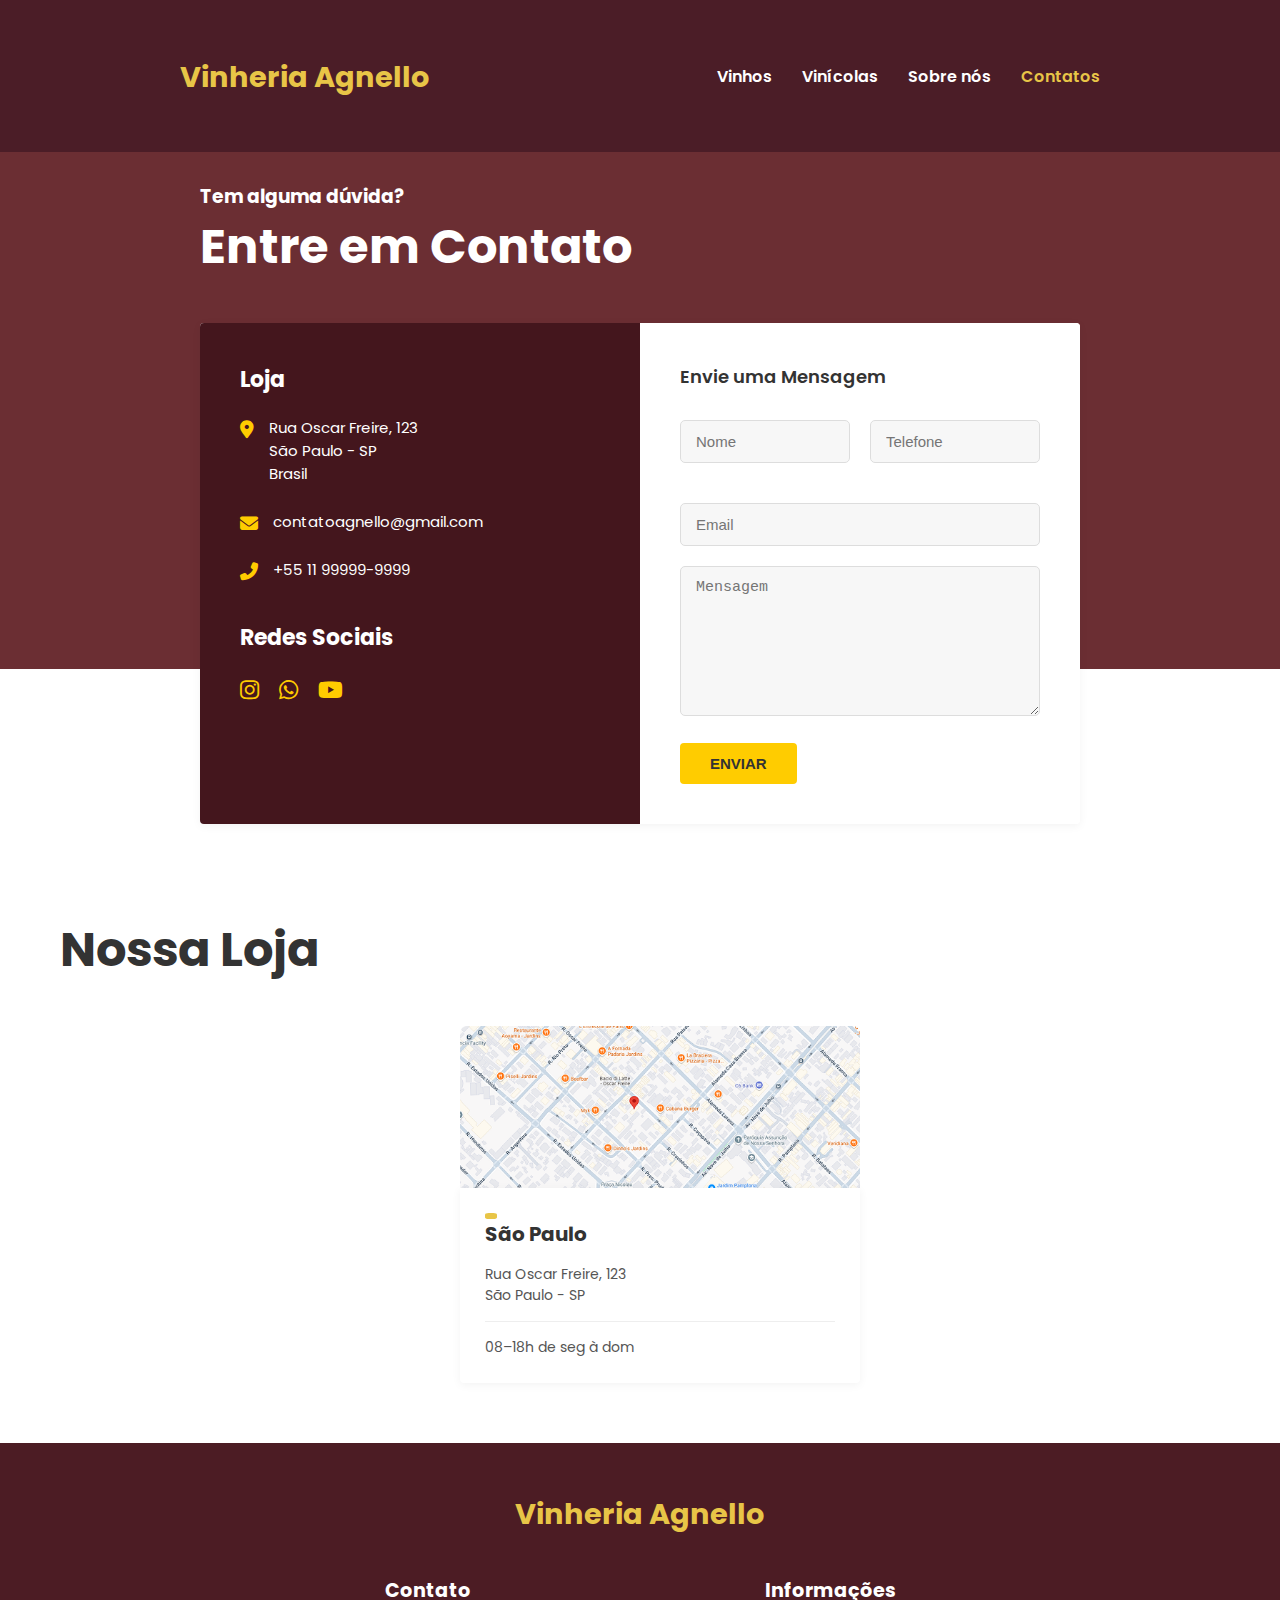
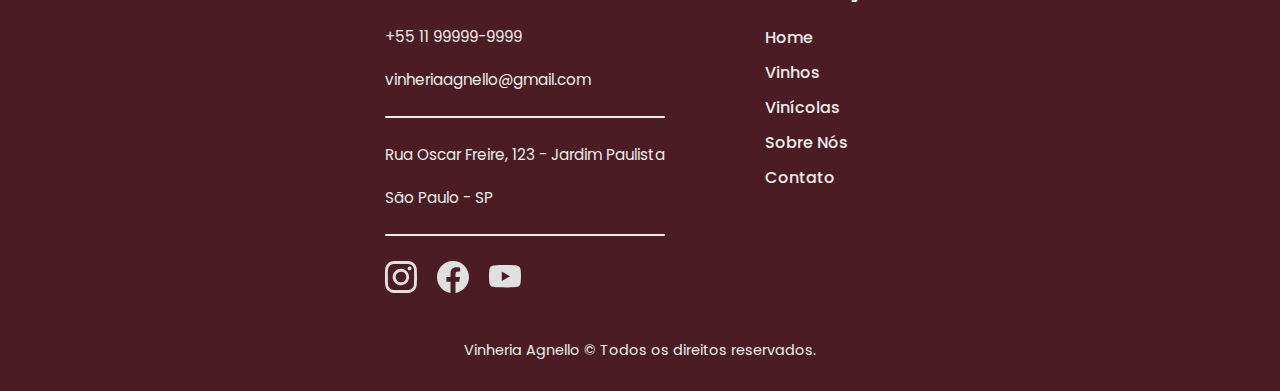
<file: src/pages/contatos.html>
<!DOCTYPE html>
<html lang="pt-br">

<head>
    <meta charset="UTF-8">
    <meta name="viewport" content="width=device-width, initial-scale=1.0">
    <meta name="keywords" content="vinhos, vinheria, tradição, elegância, rótulos, Vinheria Agnello, vinhos refinados">
    <meta name="description" content="Tem alguma dúvida? Quer entrar em contato, aqui poderá falar conósco.">
    <title>Contatos - Vinheria Agnello</title>
    <link rel="stylesheet" href="../css/pages_css/contatos.css">
    <link rel="stylesheet" href="../css/todos.css">
    <link rel="stylesheet" href="https://cdnjs.cloudflare.com/ajax/libs/font-awesome/6.5.0/css/all.min.css">
    <link href="https://fonts.googleapis.com/css2?family=Inter:wght@300;400;500;600;700&display=swap" rel="stylesheet">
</head>

<body>
  <header class="header">
    <h1 class="logo"><a href="../../index.html">Vinheria Agnello</a></h1>
    <nav class="main-nav" aria-label="Navegação principal">
      <ul class="nav-list">
        <li><a href="vinhos.html">Vinhos</a></li>
        <li><a href="vinicolas.html">Vinícolas</a></li>
        <li><a href="sobre_nos.html">Sobre nós</a></li>
        <li><a href="contatos.html" id="selected">Contatos</a></li>
      </ul>
    </nav>
  </header>
  <main class="content">
    <section class="contato-section">
      <div class="container">
        <span class="background"></span>
        <h3 class="contato-subtitle">Tem alguma dúvida?</h3>
        <h2 class="contato-title">Entre em Contato</h2>

        <div class="contato-grid">
          <div class="contato-info">
            <h3>Loja</h3>
            <div class="info-item">
              <i class="fas fa-map-marker-alt"></i>
              <div>
                <p>Rua Oscar Freire, 123<br>São Paulo - SP<br>Brasil</p>
              </div>
            </div>
            <div class="info-item">
              <i class="fas fa-envelope"></i>
              <div>
                <p>contatoagnello@gmail.com</p>
              </div>
            </div>
            <div class="info-item">
              <i class="fas fa-phone-alt"></i>
              <div>
                <p>+55 11 99999-9999</p>
              </div>
            </div>
            <div class="social-media">
              <h3>Redes Sociais</h3>
              <div class="social-icons">
                <a href="#"><i class="fab fa-instagram"></i></a>
                <a href="#"><i class="fab fa-whatsapp"></i></a>
                <a href="#"><i class="fab fa-youtube"></i></a>
              </div>
            </div>
          </div>

          <div class="contato-form">
            <h2>Envie uma Mensagem</h2>
            <form>
              <div class="form-row">
                <div class="form-group">
                  <input type="text" placeholder="Nome" required>
                </div>
                <div class="form-group">
                  <input type="text" placeholder="Telefone">
                </div>
              </div>
              <div class="form-group">
                <input type="email" placeholder="Email" required>
              </div>
              <div class="form-group">
                <textarea placeholder="Mensagem" rows="5" required></textarea>
              </div>
              <button type="submit" class="btn-submit">Enviar</button>
            </form>
          </div>
        </div>
      </div>
    </section>

    <section class="location-section">
      <div class="container">
        <h2>Nossa Loja</h2>
        <div class="location-container">
          <div class="map-container">
            <img src="../assets/imgs/imagens_godoy/endereco1.png" alt="Localização da loja em São Paulo">
          </div>
          <div class="location-info">
            <div class="detail"></div>

            <h3>São Paulo</h3>
            <p>Rua Oscar Freire, 123<br>São Paulo - SP</p>
            <p>08–18h de seg à dom</p>
          </div>
        </div>
      </div>
    </section>
  </main>

  <footer class="footer">
    <h1 class="footer-logo">Vinheria Agnello</h1>

    <div class="footer-content">
      <section class="footer-section contato">
        <h2>Contato</h2>
        <span>+55 11 99999-9999</span>
        <span>vinheriaagnello@gmail.com</span>

        <div class="divider"></div>

        <span>Rua Oscar Freire, 123 - Jardim Paulista</span>
        <span>São Paulo - SP</span>

        <div class="divider"></div>

        <nav class="social-nav" aria-label="Redes Sociais">
          <ul class="social-list">
            <li><a href="#"><img src="../assets/imgs/logos/instagram.svg" alt="Instagram" /></a></li>
            <li><a href="#"><img src="../assets/imgs/logos/facebook.svg" alt="Facebook" /></a></li>
            <li><a href="#"><img src="../assets/imgs/logos/youtube.svg" alt="YouTube" /></a></li>
          </ul>
        </nav>
      </section>

      <section class="footer-section infos">
        <h2>Informações</h2>
        <nav class="main-nav" aria-label="Navegação principal">
          <ul class="nav-list">
            <li><a href="../../index.html">Home</a></li>
            <li><a href="vinhos.html">Vinhos</a></li>
            <li><a href="vinicolas.html">Vinícolas</a></li>
            <li><a href="sobre_nos.html">Sobre Nós</a></li>
            <li><a href="contatos.html">Contato</a></li>
          </ul>
        </nav>
      </section>
    </div>

    <div class="copyright">
      <span>Vinheria Agnello © Todos os direitos reservados.</span>
    </div>
  </footer>    
</body>

</html>
</file>
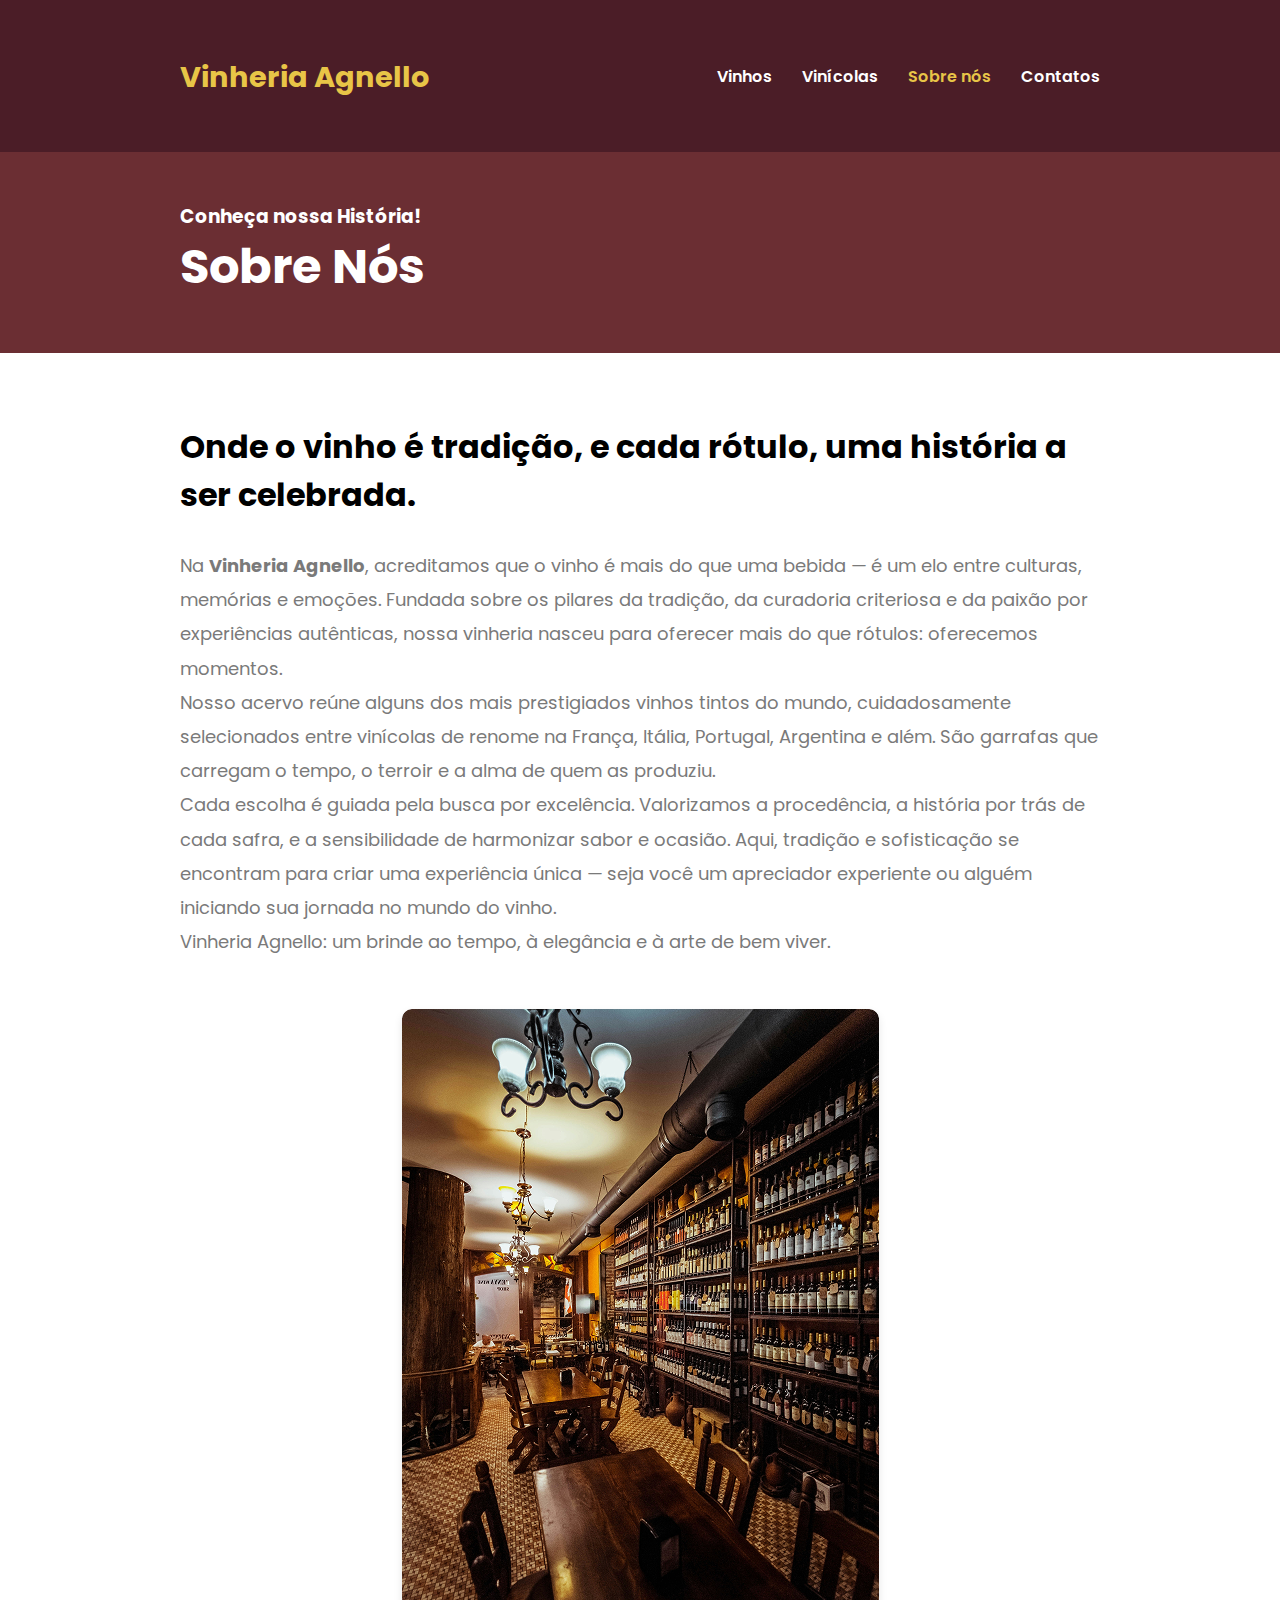
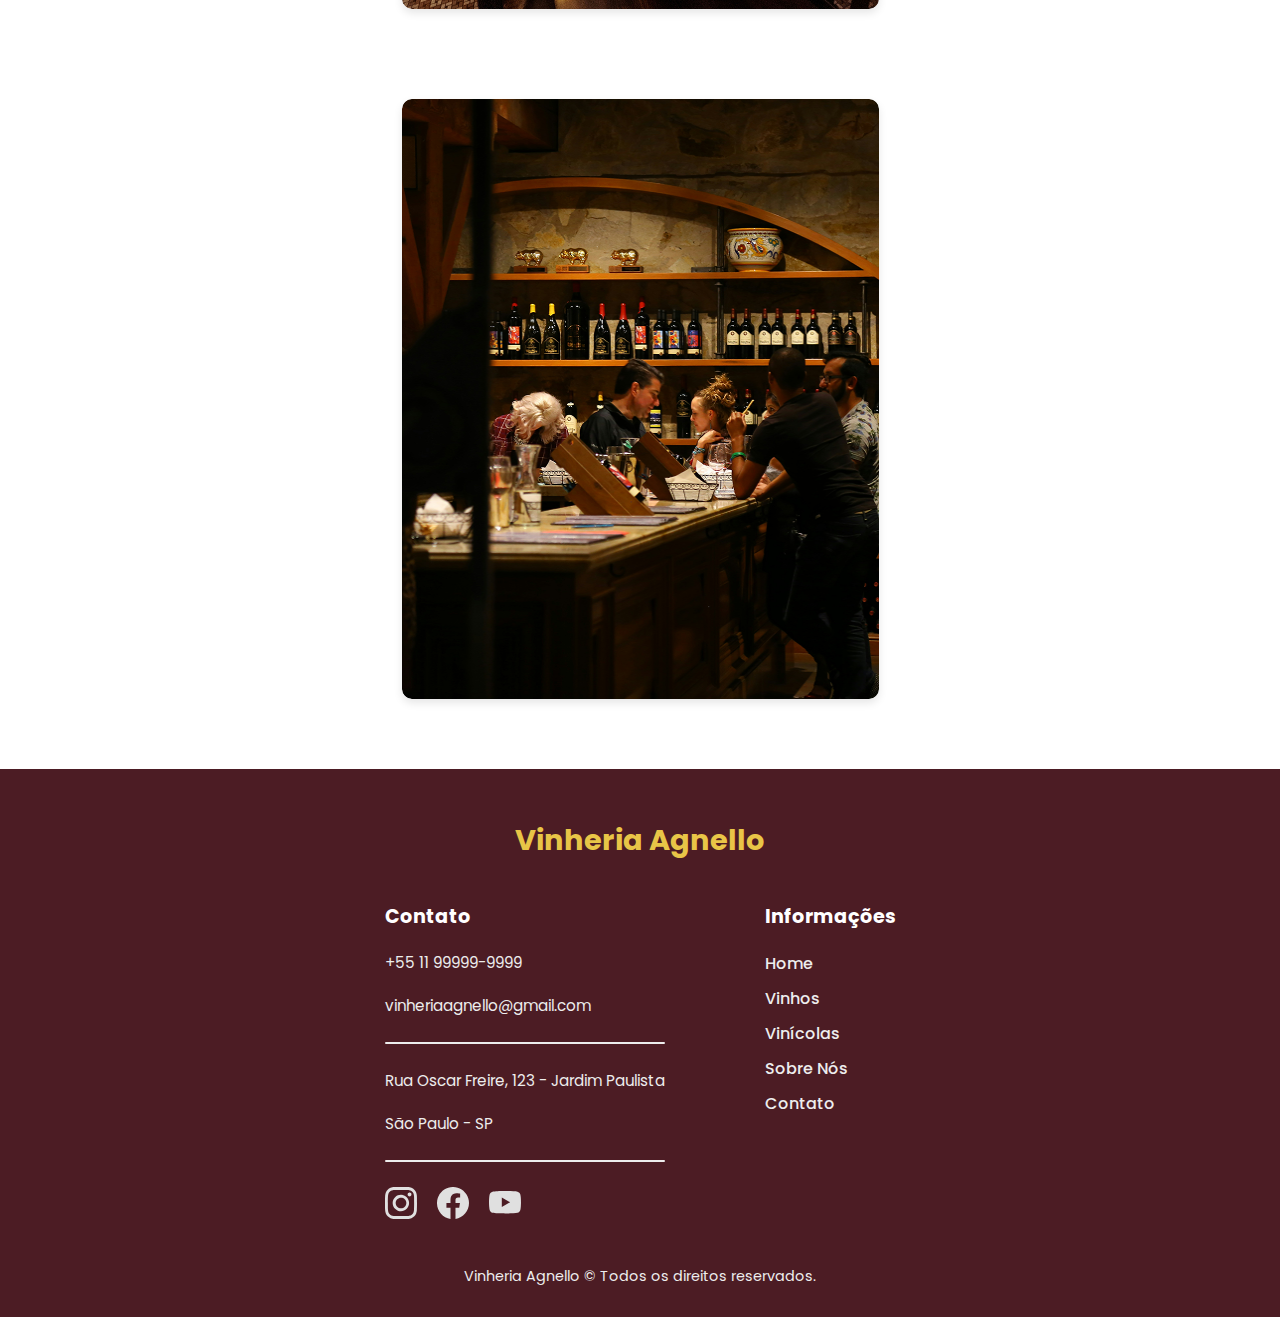
<file: src/pages/sobre_nos.html>
<!DOCTYPE html>
<html lang="pt-br">
<head>
    <meta charset="UTF-8">
    <meta name="viewport" content="width=device-width, initial-scale=1.0">
    <meta name="keywords" content="vinhos, vinheria, tradição, elegância, rótulos, Vinheria Agnello, vinhos refinados">
    <meta name="description" content="Onde o vinho é tradição, e cada rótulo, uma história a ser celebrada. Na Vinheria Agnello, 
        cada garrafa é uma viagem sensorial por culturas, terroirs e momentos inesquecíveis.">
    <title>Sobre nós</title>
    <link rel="stylesheet" href="../css/pages_css/sobre_nos.css">
    <link rel="stylesheet" href="../css/todos.css">
</head>
<body>

    <header class="header">
      <h1 class="logo"><a href="../../index.html">Vinheria Agnello</a></h1>
        <nav class="main-nav" aria-label="Navegação principal">
          <ul class="nav-list">
            <li><a href="vinhos.html">Vinhos</a></li>
            <li><a href="vinicolas.html">Vinícolas</a></li>
            <li><a href="sobre_nos.html" id="selected">Sobre nós</a></li>
            <li><a href="contatos.html">Contatos</a></li>
          </ul>
        </nav>
      </header>
      
      <div class="subHeader">
        <h3>Conheça nossa História!</h3>
        <h1>Sobre Nós</h1>
      </div>

      <div class="content">
        <section class="sobre-nos-texto">
          <h1>Onde o vinho é tradição, e cada rótulo, uma história a ser celebrada.</h1>
          <p>
            Na <strong>Vinheria Agnello</strong>, acreditamos que o vinho é mais do que uma bebida — é um elo entre culturas, memórias e emoções.
            Fundada sobre os pilares da tradição, da curadoria criteriosa e da paixão por experiências autênticas, nossa vinheria nasceu para
            oferecer mais do que rótulos: oferecemos momentos.
          </p>
          <p>
            Nosso acervo reúne alguns dos mais prestigiados vinhos tintos do mundo, cuidadosamente selecionados entre vinícolas de renome na França,
            Itália, Portugal, Argentina e além. São garrafas que carregam o tempo, o terroir e a alma de quem as produziu.
          </p>
          <p>
            Cada escolha é guiada pela busca por excelência. Valorizamos a procedência, a história por trás de cada safra, e a sensibilidade de
            harmonizar sabor e ocasião. Aqui, tradição e sofisticação se encontram para criar uma experiência única — seja você um apreciador
            experiente ou alguém iniciando sua jornada no mundo do vinho.
          </p>
          <p>
            Vinheria Agnello: um brinde ao tempo, à elegância e à arte de bem viver.
          </p>
        </section>
          <div class="imagens_sobre_nos">
            <img src="../assets/imgs/imagens_godoy/loja 1.png" alt="exemplo loja 1">     
            <img src="../assets/imgs/imagens_godoy/loja2 1.png" alt="exemplo loja 2">     
          </div>
      </div>

      <footer class="footer">
        <h1 class="footer-logo">Vinheria Agnello</h1>
    
        <div class="footer-content">
          <section class="footer-section contato">
            <h2>Contato</h2>
            <span>+55 11 99999-9999</span>
            <span>vinheriaagnello@gmail.com</span>
    
            <div class="divider"></div>
    
            <span>Rua Oscar Freire, 123 - Jardim Paulista</span>
            <span>São Paulo - SP</span>
    
            <div class="divider"></div>
            
            <nav class="social-nav" aria-label="Redes Sociais">
              <ul class="social-list">
                <li><a href="#"><img src="../assets/imgs/logos/instagram.svg" alt="Instagram" /></a></li>
                <li><a href="#"><img src="../assets/imgs/logos/facebook.svg" alt="Facebook" /></a></li>
                <li><a href="#"><img src="../assets/imgs/logos/youtube.svg" alt="YouTube" /></a></li>
              </ul>
            </nav>
          </section>
    
          <section class="footer-section infos">
            <h2>Informações</h2>
            <nav class="main-nav" aria-label="Navegação principal">
              <ul class="nav-list">
                <li><a href="../../index.html">Home</a></li>
                <li><a href="vinhos.html">Vinhos</a></li>
                <li><a href="vinicolas.html">Vinícolas</a></li>
                <li><a href="sobre_nos.html">Sobre Nós</a></li>
                <li><a href="contatos.html">Contato</a></li>
              </ul>
            </nav>
          </section>
        </div>

        <div class="copyright">
          <span>Vinheria Agnello © Todos os direitos reservados.</span>
        </div>
</footer>

</body>
</html>
</file>
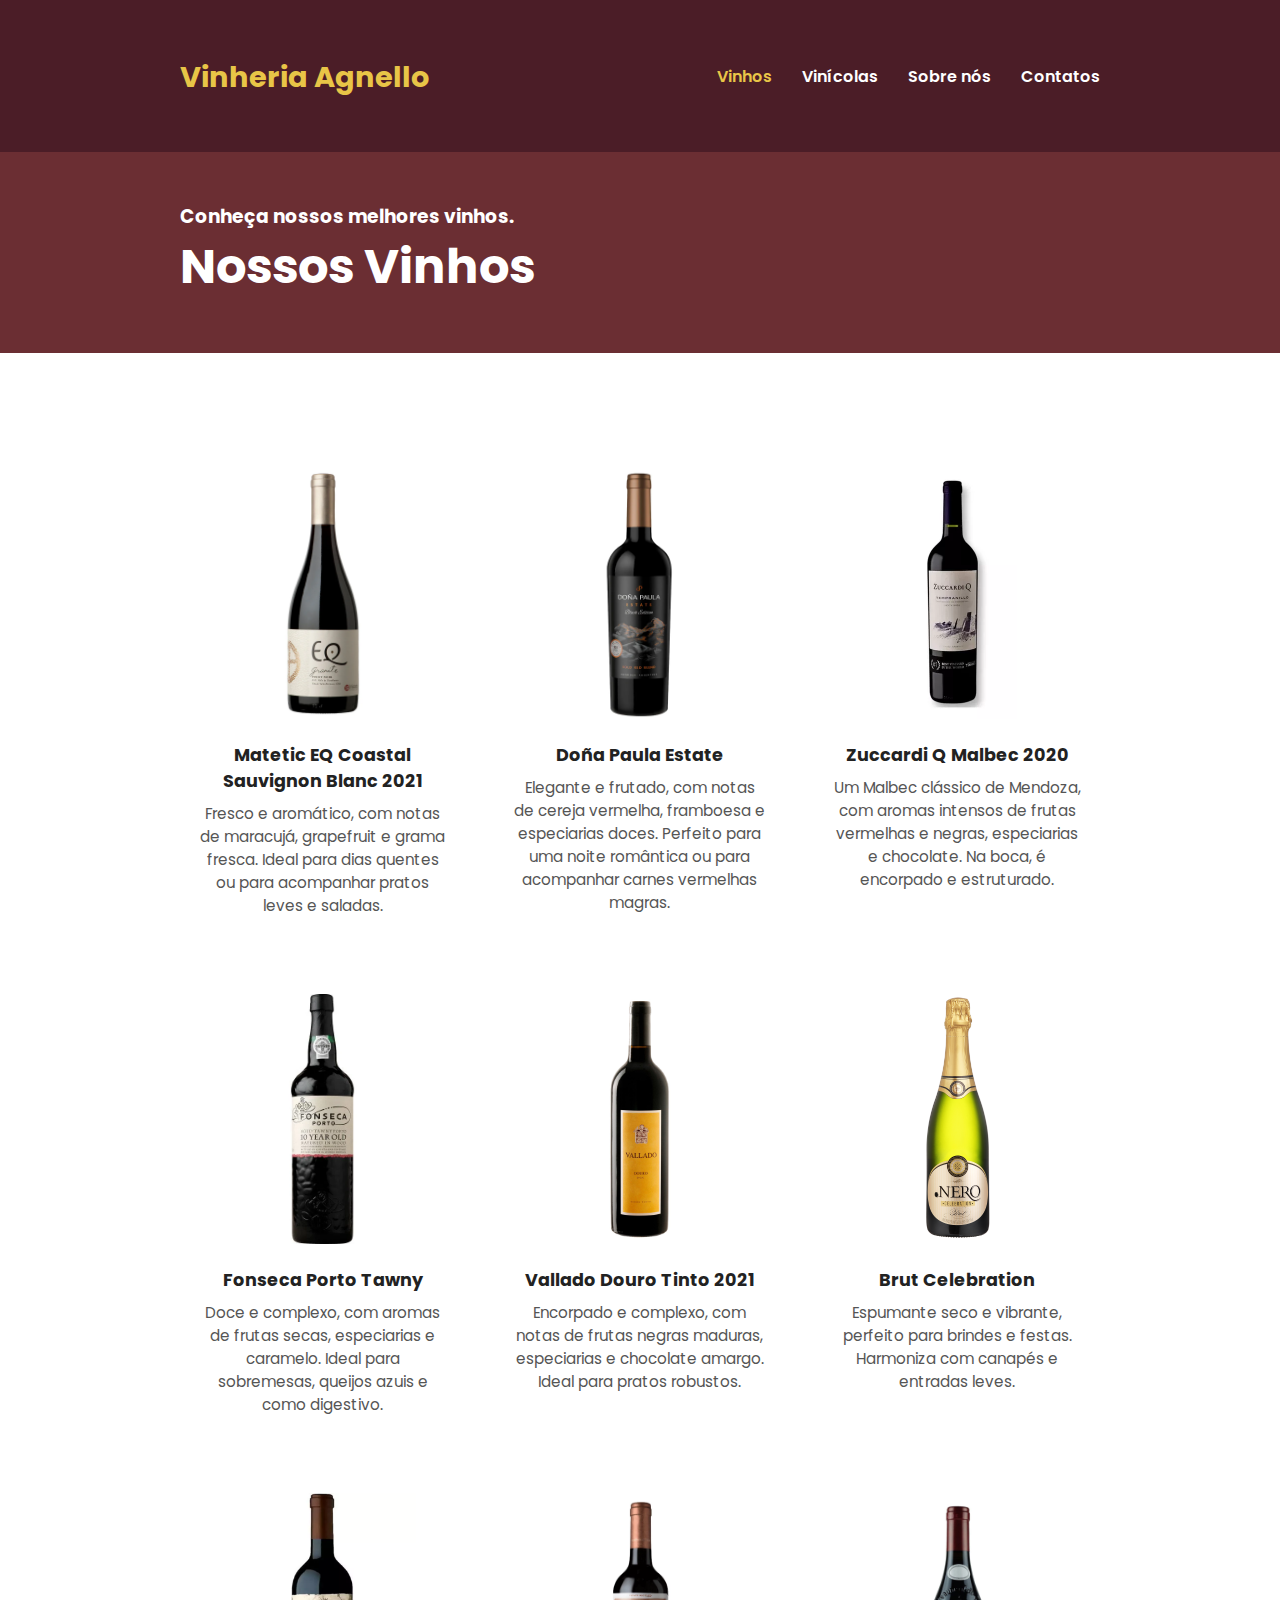
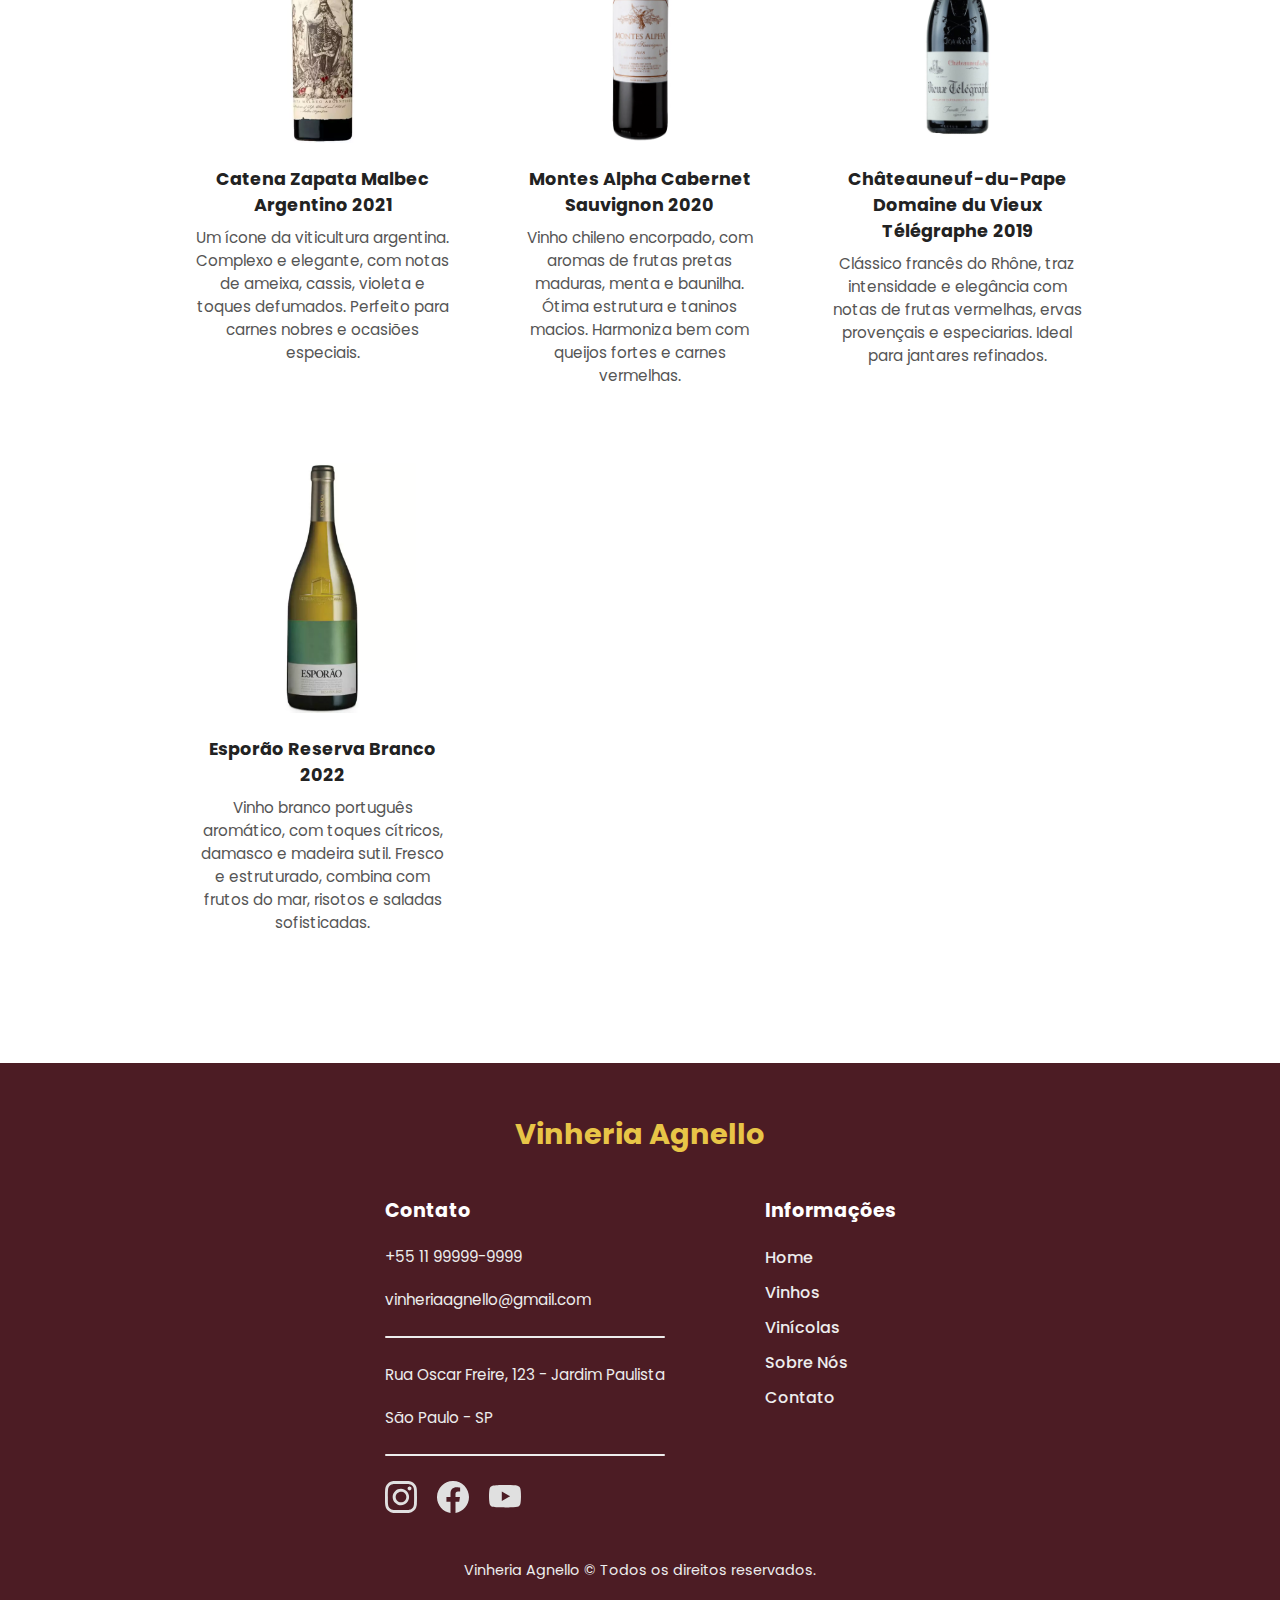
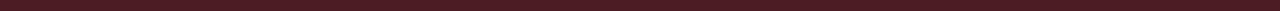
<file: src/pages/vinhos.html>
<!DOCTYPE html>
<html lang="pt-BR">
<head>
  <meta charset="UTF-8">
  <meta name="viewport" content="width=device-width, initial-scale=1.0">
  <meta name="keywords" content="vinhos, vinheria, tradição, elegância, rótulos, Vinheria Agnello, vinhos refinados">
  <meta name="description" content="Conheça os vinhos da vinheria Agnello, onde sua satisfação é mais que uma obrigação.">
  <title>Vinhos</title>
  <link rel="stylesheet" href="../css/pages_css/vinhos.css">
  <link rel="stylesheet" href="../css/todos.css">
</head>
<body>

  <header class="header">
    <h1 class="logo"><a href="../../index.html">Vinheria Agnello</a></h1>
    <nav class="main-nav" aria-label="Navegação principal">
      <ul class="nav-list">
        <li><a href="vinhos.html" id="selected">Vinhos</a></li>
        <li><a href="vinicolas.html">Vinícolas</a></li>
        <li><a href="sobre_nos.html">Sobre nós</a></li>
        <li><a href="contatos.html">Contatos</a></li>
      </ul>
    </nav>
  </header>

  <div class="subHeader">
    <h3>Conheça nossos melhores vinhos.</h3>
    <h1>Nossos Vinhos</h1>
  </div>

  <div class="content">
    <main>
      <section class="vinhos">
        <div class="vinho-grid">

          <div class="vinho-card">
            <img src="../assets/imgs/imagens_matheus/vinho1.png" alt="Matetic EQ Sauvignon Blanc">
            <h3>Matetic EQ Coastal Sauvignon Blanc 2021</h3>
            <p>Fresco e aromático, com notas de maracujá, grapefruit e grama fresca. Ideal para dias quentes ou para acompanhar pratos leves e saladas.</p>
          </div>

          <div class="vinho-card">
            <img src="../assets/imgs/imagens_matheus/vinho2.png" alt="Doña Paula Estate">
            <h3>Doña Paula Estate</h3>
            <p>Elegante e frutado, com notas de cereja vermelha, framboesa e especiarias doces. Perfeito para uma noite romântica ou para acompanhar carnes vermelhas magras.</p>
          </div>

          <div class="vinho-card">
            <img src="../assets/imgs/imagens_matheus/vinho3.png" alt="Zuccardi Q Malbec">
            <h3>Zuccardi Q Malbec 2020</h3>
            <p>Um Malbec clássico de Mendoza, com aromas intensos de frutas vermelhas e negras, especiarias e chocolate. Na boca, é encorpado e estruturado.</p>
          </div>

          <div class="vinho-card">
            <img src="../assets/imgs/imagens_matheus/vinho4.png" alt="Fonseca Porto Tawny">
            <h3>Fonseca Porto Tawny</h3>
            <p>Doce e complexo, com aromas de frutas secas, especiarias e caramelo. Ideal para sobremesas, queijos azuis e como digestivo.</p>
          </div>

          <div class="vinho-card">
            <img src="../assets/imgs/imagens_matheus/vinho5.png" alt="Vallado Douro Tinto">
            <h3>Vallado Douro Tinto 2021</h3>
            <p>Encorpado e complexo, com notas de frutas negras maduras, especiarias e chocolate amargo. Ideal para pratos robustos.</p>
          </div>

          <div class="vinho-card">
            <img src="../assets/imgs/imagens_matheus/vinho6.png" alt="Brut Celebration">
            <h3>Brut Celebration</h3>
            <p>Espumante seco e vibrante, perfeito para brindes e festas. Harmoniza com canapés e entradas leves.</p>
          </div>

          <div class="vinho-card">
          <img src="../assets/imgs/imagens_matheus/vinho7.png" alt="Catena Zapata Malbec Argentino 2021">
          <h3>Catena Zapata Malbec Argentino 2021</h3>
          <p>Um ícone da viticultura argentina. Complexo e elegante, com notas de ameixa, cassis, violeta e toques defumados. Perfeito para carnes nobres e ocasiões especiais.</p>
          </div>

          <div class="vinho-card">
          <img src="../assets/imgs/imagens_matheus/vinho8.png" alt="Montes Alpha Cabernet Sauvignon 2020">
          <h3>Montes Alpha Cabernet Sauvignon 2020</h3>
          <p>Vinho chileno encorpado, com aromas de frutas pretas maduras, menta e baunilha. Ótima estrutura e taninos macios. Harmoniza bem com queijos fortes e carnes vermelhas.</p>
          </div>

          <div class="vinho-card">
          <img src="../assets/imgs/imagens_matheus/vinho9.png" alt="Châteauneuf-du-Pape Domaine du Vieux Télégraphe 2019">
          <h3>Châteauneuf-du-Pape Domaine du Vieux Télégraphe 2019</h3>
          <p>Clássico francês do Rhône, traz intensidade e elegância com notas de frutas vermelhas, ervas provençais e especiarias. Ideal para jantares refinados.</p>
          </div>

          <div class="vinho-card">
          <img src="../assets/imgs/imagens_matheus/vinho10.png" alt="Esporão Reserva Branco 2022">
          <h3>Esporão Reserva Branco 2022</h3>
          <p>Vinho branco português aromático, com toques cítricos, damasco e madeira sutil. Fresco e estruturado, combina com frutos do mar, risotos e saladas sofisticadas.</p>
          </div>
        </div>
      </section>
    </main>
  </div>

  <footer class="footer">
    <h1 class="footer-logo">Vinheria Agnello</h1>

    <div class="footer-content">
      <section class="footer-section contato">
        <h2>Contato</h2>
        <span>+55 11 99999-9999</span>
        <span>vinheriaagnello@gmail.com</span>

        <div class="divider"></div>

        <span>Rua Oscar Freire, 123 - Jardim Paulista</span>
        <span>São Paulo - SP</span>

        <div class="divider"></div>
        
        <nav class="social-nav" aria-label="Redes Sociais">
          <ul class="social-list">
            <li><a href="#"><img src="../assets/imgs/logos/instagram.svg" alt="Instagram" /></a></li>
            <li><a href="#"><img src="../assets/imgs/logos/facebook.svg" alt="Facebook" /></a></li>
            <li><a href="#"><img src="../assets/imgs/logos/youtube.svg" alt="YouTube" /></a></li>
          </ul>
        </nav>
      </section>

      <section class="footer-section infos">
        <h2>Informações</h2>
        <nav class="main-nav" aria-label="Navegação principal">
          <ul class="nav-list">
            <li><a href="../../index.html">Home</a></li>
            <li><a href="vinhos.html">Vinhos</a></li>
            <li><a href="vinicolas.html">Vinícolas</a></li>
            <li><a href="sobre_nos.html">Sobre Nós</a></li>
            <li><a href="contatos.html">Contato</a></li>
          </ul>
        </nav>
      </section>
    </div>

    <div class="copyright">
      <span>Vinheria Agnello © Todos os direitos reservados.</span>
    </div>
</footer>

</body>
</html>
</file>
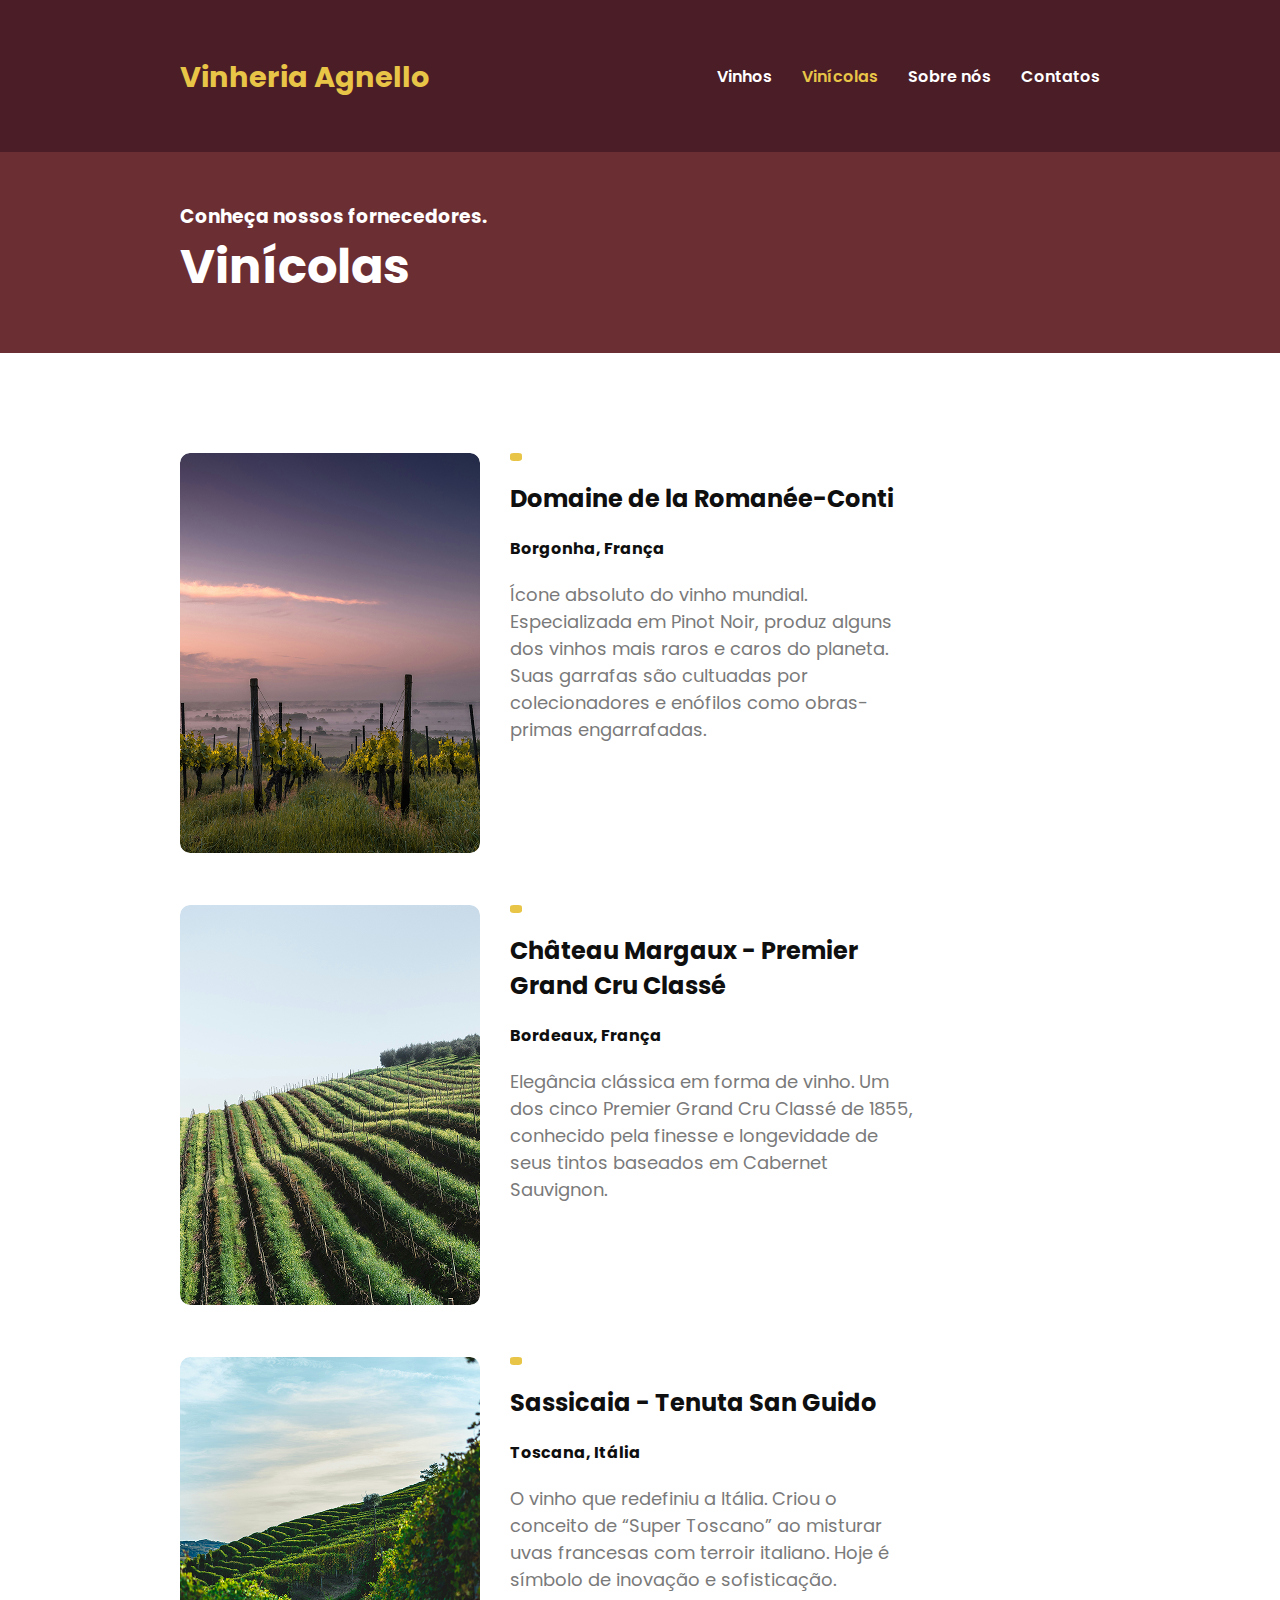
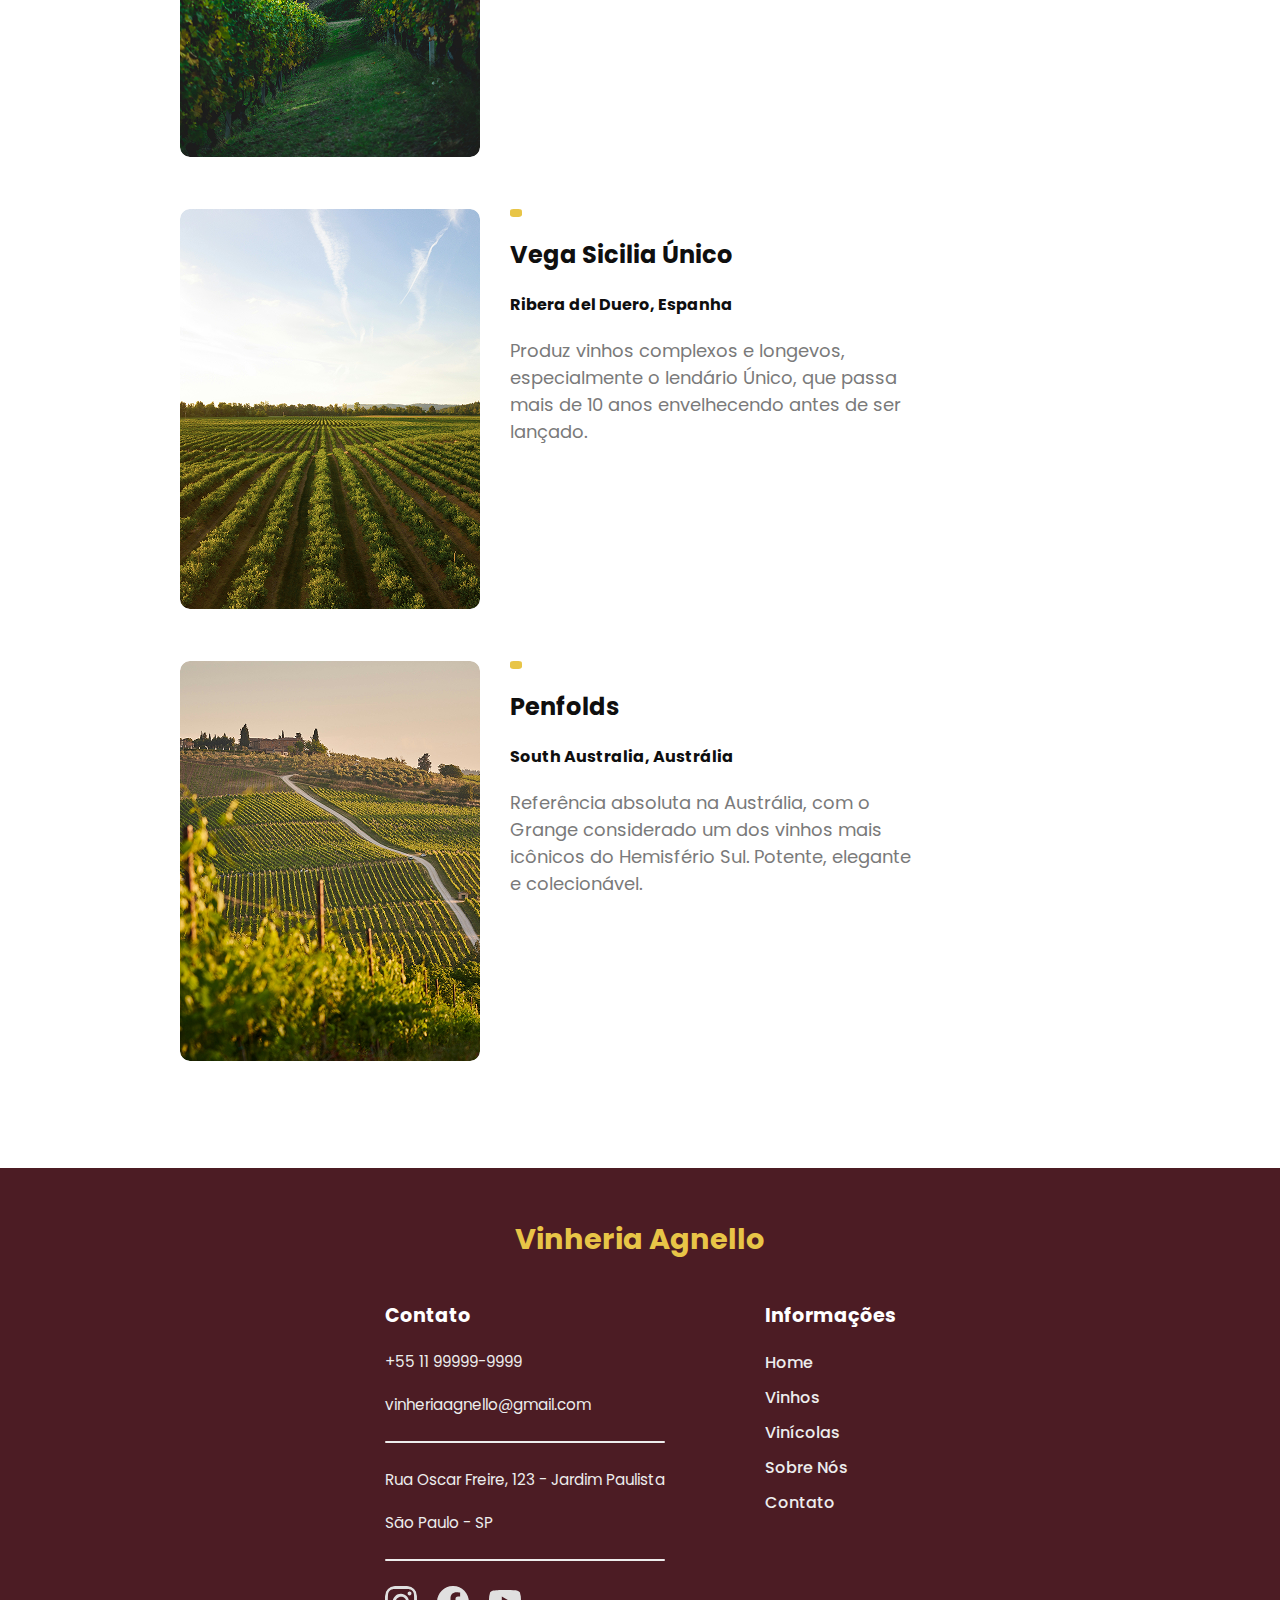
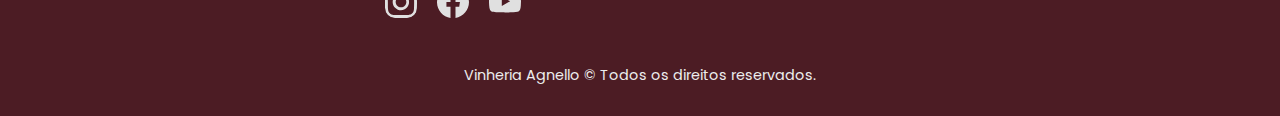
<file: src/pages/vinicolas.html>
<!DOCTYPE html>
<html lang="pt-br">

<head>
  <meta charset="UTF-8">
  <meta name="viewport" content="width=device-width, initial-scale=1.0">
    <meta name="keywords" content="vinhos, vinheria, tradição, elegância, rótulos, Vinheria Agnello, vinhos refinados">
  <meta name="description" content="Aqui você pode ver algumas das principaís vinícolas que trabalham junto com nossa vinheria.">
  <title>Vinícolas</title>
  <link rel="stylesheet" href="../css/pages_css/vinicolas.css">
  <link rel="stylesheet" href="../css/todos.css">
</head>

<body>
    
    <header class="header">
      <h1 class="logo"><a href="../../index.html">Vinheria Agnello</a></h1>
        <nav class="main-nav" aria-label="Navegação principal">
          <ul class="nav-list">
            <li><a href="vinhos.html">Vinhos</a></li>
            <li><a href="vinicolas.html" id="selected">Vinícolas</a></li>
            <li><a href="sobre_nos.html">Sobre nós</a></li>
            <li><a href="contatos.html">Contatos</a></li>
          </ul>
        </nav>
      </header>

  <div class="subHeader">
    <h3>Conheça nossos fornecedores.</h3>
    <h1>Vinícolas</h1>
  </div>

  <div class="containerVinicolas">
    <div class="vinicola">
      <div class="img">
        <img src="../assets/imgs/imagens_godoy/vinicola1.png" alt="">
      </div>
      <div class="text">
        <div class="detail"></div>
        <h2>Domaine de la Romanée-Conti</h2>
        <h4>Borgonha, França</h4>

        <span>Ícone absoluto do vinho mundial. Especializada em Pinot Noir, produz alguns dos vinhos mais raros e caros do planeta. Suas garrafas são cultuadas por colecionadores e enófilos como obras-primas engarrafadas.</span>
      </div>
    </div>

      <div class="vinicola">
        <div class="img">
          <img src="../assets/imgs/imagens_godoy/vinicola2.png" alt="">
        </div>
        <div class="text">
          <div class="detail"></div>
          <h2>Château Margaux - Premier Grand Cru Classé</h2>
          <h4>Bordeaux, França</h4>

          <span>Elegância clássica em forma de vinho. Um dos cinco Premier Grand Cru Classé de 1855, conhecido pela finesse e longevidade de seus tintos baseados em Cabernet Sauvignon.</span>
        </div>
      </div>

      <div class="vinicola">
        <div class="img">
          <img src="../assets/imgs/imagens_godoy/vinicola3.png" alt="">
        </div>
        <div class="text">
          <div class="detail"></div>
          <h2>Sassicaia - Tenuta San Guido</h2>
          <h4>Toscana, Itália</h4>

          <span>O vinho que redefiniu a Itália. Criou o conceito de “Super Toscano” ao misturar uvas francesas com terroir italiano. Hoje é símbolo de inovação e sofisticação.</span>
        </div>
      </div>

      <div class="vinicola">
        <div class="img">
          <img src="../assets/imgs/imagens_godoy/vinicola4.png" alt="">
        </div>
        <div class="text">
          <div class="detail"></div>
          <h2>Vega Sicilia Único</h2>
          <h4>Ribera del Duero, Espanha</h4>

          <span>Produz vinhos complexos e longevos, especialmente o lendário Único, que passa mais de 10 anos envelhecendo antes de ser lançado.</span>
        </div>
      </div>

      <div class="vinicola">
        <div class="img">
          <img src="../assets/imgs/imagens_godoy/vinicola5.png" alt="">
        </div>
        <div class="text">
          <div class="detail"></div>
          <h2>Penfolds</h2>
          <h4>South Australia, Austrália</h4>

          <span>Referência absoluta na Austrália, com o Grange considerado um dos vinhos mais icônicos do Hemisfério Sul. Potente, elegante e colecionável.</span>
        </div>
      </div>
    </div>
  </div>

  <footer class="footer">
    <h1 class="footer-logo">Vinheria Agnello</h1>

    <div class="footer-content">
      <section class="footer-section contato">
        <h2>Contato</h2>
        <span>+55 11 99999-9999</span>
        <span>vinheriaagnello@gmail.com</span>

        <div class="divider"></div>

        <span>Rua Oscar Freire, 123 - Jardim Paulista</span>
        <span>São Paulo - SP</span>

        <div class="divider"></div>

        <nav class="social-nav" aria-label="Redes Sociais">
          <ul class="social-list">
            <li><a href="#"><img src="../assets/imgs/logos/instagram.svg" alt="Instagram" /></a></li>
            <li><a href="#"><img src="../assets/imgs/logos/facebook.svg" alt="Facebook" /></a></li>
            <li><a href="#"><img src="../assets/imgs/logos/youtube.svg" alt="YouTube" /></a></li>
          </ul>
        </nav>
      </section>

      <section class="footer-section infos">
        <h2>Informações</h2>
        <nav class="main-nav" aria-label="Navegação principal">
          <ul class="nav-list">
            <li><a href="../../index.html">Home</a></li>
            <li><a href="vinhos.html">Vinhos</a></li>
            <li><a href="vinicolas.html">Vinícolas</a></li>
            <li><a href="sobre_nos.html">Sobre Nós</a></li>
            <li><a href="contatos.html">Contato</a></li>
          </ul>
        </nav>
      </section>
    </div>

    <div class="copyright">
      <span>Vinheria Agnello © Todos os direitos reservados.</span>
    </div>
  </footer>


</body>

</html>
</file>
<file: src/css/pages_css/contatos.css>
body {
    overflow-x: hidden;
}

/* Estilos gerais */
.background {
  position: absolute;
  left: 0;
  background-color: #6b2e33;
  width: 100%;
  height: 550px;
  z-index: -1;
  margin-top: -7vh;
}

.container {
  max-width: 1200px;
  margin: 0 auto;
  padding: 0 20px;
}

/* Seção de contato */
.contato-section {
  padding: 30px 180px;
}

.contato-subtitle {
  color: white;
}

.contato-title {
  font-size: 48px;
  margin-top: 0;
  margin-bottom: 40px;
  color: white;
}

/* Grid de contato */
.contato-grid {
  display: grid;
  grid-template-columns: 1fr 1fr;
  gap: 0;
  background: #fff;
  border-radius: 4px;
  overflow: hidden;
  box-shadow: 0 2px 10px rgba(0, 0, 0, 0.05);
}

/* Seção de informações de contato */
.contato-info {
  background: #44161d;
  padding: 40px;
  color: #fff;
  border-radius: 0;
}

.contato-info h3 {
  font-size: 22px;
  margin-top: 0;
  margin-bottom: 20px;
  color: #fff;
}

.info-item {
  display: flex;
  gap: 15px;
  margin-bottom: 25px;
  align-items: flex-start;
}

.info-item i {
  color: #ffcc00;
  font-size: 18px;
  margin-top: 5px;
}

.info-item p {
  margin: 0;
  font-size: 15px;
}

.social-media {
  margin-top: 40px;
}

.social-icons {
  display: flex;
  gap: 20px;
  margin-top: 15px;
}

.social-icons a {
  color: #ffcc00;
  font-size: 22px;
  transition: transform 0.3s;
}

.social-icons a:hover {
  transform: translateY(-3px);
}

/* Formulário */
.contato-form {
  background: #fff;
  padding: 40px;
  border-radius: 0;
}

.contato-form h2 {
  font-size: 18px;
  margin-bottom: 30px;
  color: #333;
  font-weight: 600;
}

.form-row {
  display: grid;
  grid-template-columns: 1fr 1fr;
  gap: 20px;
  margin-bottom: 20px;
}

.form-group {
  margin-bottom: 20px;
}

.form-group input,
.form-group textarea {
  width: 100%;
  padding: 12px 15px;
  background-color: #f7f7f7;
  border: 1px solid #ddd;
  border-radius: 5px;
  font-size: 15px;
  box-sizing: border-box;
}

.form-group textarea {
  min-height: 150px;
  resize: vertical;
  background-color: #f7f7f7;
}

.btn-submit {
  background: #ffcc00;
  color: #333;
  border: none;
  padding: 12px 30px;
  font-size: 15px;
  font-weight: 600;
  border-radius: 4px;
  cursor: pointer;
  transition: background 0.3s;
  text-transform: uppercase;
}

.btn-submit:hover {
  background: #e6b800;
}

/* Seção de localização */
.location-section {
  padding: 60px 0;
}

.location-section h2 {
  font-size: 48px;
  margin-bottom: 40px;
  color: #333;
  text-align: left;
}

.location-container {
  max-width: 400px;
  margin: 0;
  margin-left: 400px;
}

.map-container {
  width: 100%;
  height: auto;
  margin-bottom: 0;
}

.map-container img {
  width: 100%;
  height: auto;
  border-radius: 4px 4px 0 0;
  display: block;
}

.location-info {
  background: #fff;
  padding: 25px;
  border-radius: 0 0 4px 4px;
  box-shadow: 0 2px 10px rgba(0, 0, 0, 0.05);
  position: relative;
  width: 100%;
  box-sizing: border-box;
}

/* .location-info::before {
    content: "";
    width: 4px;
    height: 24px;
    background: #ffcc00;
    position: absolute;
    left: 0;
    top: 30px;
} */

.location-info h3 {
  font-size: 20px;
  margin-top: 0;
  margin-bottom: 15px;
  color: #333;
  position: relative;
}

.detail {
  background-color: #e8c547;
  width: 12px;
  height: 6px;
  border-radius: 30%;
}

.location-info p {
  margin-bottom: 15px;
  color: #555;
  font-size: 14px;
  border-bottom: 1px solid #eee;
  padding-bottom: 15px;
}

.location-info p:last-child {
  border-bottom: none;
  margin-bottom: 0;
  padding-bottom: 0;
}

/* Responsividade */
@media (max-width: 768px) {
  .location-container {
    margin: 0 auto;
  }
}

@media (max-width: 768px) {
  .contato-grid {
    grid-template-columns: 1fr;
  }

  .form-row {
    grid-template-columns: 1fr;
  }

  .location-info {
    position: relative;
    top: -60px;
    left: 0;
    width: 100%;
    box-sizing: border-box;
    margin: 0 auto;
  }
}
</file>
<file: src/css/todos.css>
@import url('https://fonts.googleapis.com/css2?family=Poppins:wght@400;600&display=swap');

* {
  margin: 0;
  padding: 0;
  box-sizing: border-box;
}

body {
  font-family: 'Poppins', sans-serif;
  -webkit-font-smoothing: antialiased;
  background-color: #fff;
}

/* .content { 
  padding: 0px 250px 0px;
  min-height: calc(100vh - 70px); 
} */

/* Header */

.header {
  display: flex;
  justify-content: space-between;
  align-items: center;
  padding: 52px 180px;
  background-color: #4B1D27 ;
}

.header #selected {
  color: #E8C547;
}

.logo a {
  text-decoration: none;
  color: #E8C547;
  font-size: 1.8rem;
  font-weight: bold;
}

header .main-nav .nav-list {
  list-style: none;
  display: flex;
  gap: 30px;
}

header .main-nav .nav-list li a {
  text-decoration: none;
  color: #ffffff;
  font-weight: 600;
  font-size: 1rem;
  transition: color 0.3s;
}

header .main-nav .nav-list li a:hover {
  color: #E8C547;
}

/* Footer */
 
.footer {
    background-color: #4C1C24;
    padding: 25px 0px 20px;
    color: #EDEDED;
}
  
  .copyright {
    text-align: center;
    font-size: 0.9rem;
    color: #EDEDED;
}

.footer {
  background-color: #4C1C24;
  padding: 50px 20px 30px;
  color: #EDEDED;
}

.footer-logo {
  color: #E8C547;
  font-weight: bold;
  font-size: 1.8rem;
  text-align: center;
  margin-bottom: 40px;
}

.footer-content {
  display: flex;
  flex-wrap: wrap;
  justify-content: center;
  gap: 100px;
  max-width: 1200px;
  margin: 0 auto;
}

.footer-section {
  display: flex;
  flex-direction: column;
  gap: 20px;
  max-width: 300px;
}

.footer-section h2 {
  color: #fff;
  font-size: 1.2rem;
}

.footer-section span {
  font-size: 0.95rem;
}

.divider {
  width: 100%;
  height: 2px;
  background-color: #EDEDED;
  border-radius: 10px;
  margin: 5px 0;
}

.social-list {
  display: flex;
  gap: 20px;
  list-style: none;
  padding: 0;
}

.social-list img {
  width: 32px;
  height: 32px;
  transition: transform 0.3s ease;
}

.social-list a:hover img {
  transform: scale(1.1);
  filter: brightness(0) saturate(100%) invert(84%) sepia(32%) saturate(454%) hue-rotate(8deg) brightness(101%) contrast(96%);
}

footer .nav-list {
  list-style: none;
  display: flex;
  flex-direction: column;
  gap: 10px;
  padding: 0;
}

footer .nav-list a {
  text-decoration: none;
  color: #EDEDED;
  font-weight: 500;
  transition: color 0.3s;
}

footer .nav-list a:hover {
  color: #E8C547;
}

.copyright {
  text-align: center;
  margin-top: 40px;
  font-size: 0.9rem;
  color: #EDEDED;
}
</file>
<file: src/css/pages_css/sobre_nos.css>
@import url('https://fonts.googleapis.com/css2?family=Poppins:wght@400;600&display=swap');

.content {
  padding: 70px 180px;
}

.subHeader {
  background-color: #6B2E33;
  color: #fff;
  padding: 50px 180px;
}

.subHeader h1 {
  font-size: 48px
}
  
.sobre-nos-texto {
  margin-bottom: 50px;
  }
  
.sobre-nos-texto h1 {
  font-family: "Poppins";
  margin-bottom: 30px;
  }
  
.sobre-nos-texto p {
    font-size: 18px;
    line-height: 1.9;
    color: #7A7A7A;
  }

  .imagens_sobre_nos {
    display: flex;
    justify-content: center;
    gap: 90px;
    margin-top: 40px;
    flex-wrap: wrap;
  }
  
  .imagens_sobre_nos {
    display: flex;
    /* gap: 1rem; */
    flex-wrap: wrap;
    justify-content: center;
  }
  
  .imagens_sobre_nos img {
    width: 477px;
    height: 600px;
    border-radius: 10px;
    box-shadow: 0 4px 8px rgba(0,0,0,0.1);
  }

.rodape {
    background-color: #6b2e33;
    color: #ffffff;
    padding: 40px 20px 20px;
  }
  
.fundo_rodape {
    max-width: 1000px;
    margin: auto;
  }
  
.logo_rodape {
    font-size: 24px;
    color: #E8C547;
    margin-bottom: 20px;
  }
  
.conteudo_rodape {
    display: flex;
    justify-content: space-between;
    flex-wrap: wrap;
    gap: 40px;
  }
  
  .contato p,
  .informacoes_extra p {
    margin: 5px 0;
    font-size: 14px;
  }
  
  .informacoes_extra a {
    color: #ffffff;
    text-decoration: none;
  }
  
  .icones img {
    width: 24px;
    height: 24px;
    margin-right: 10px;
    margin-top: 10px;
  }
</file>
<file: src/css/pages_css/vinhos.css>
.subHeader {
  background-color: #6B2E33;
  color: #fff;
  padding: 50px 180px;
}

.subHeader h1 {
  font-size: 48px
}

nav ul {
  display: flex;
  gap: 1.5rem;
  list-style: none;
}

nav a {
  text-decoration: none;
  color: white;
  font-weight: bold;
}

main {
  padding: 100px 180px
}

.vinhos {
  text-align: center;
}

.subtitulo {
  margin-bottom: 2rem;
  color: #555;
}

.vinho-grid {
  display: grid;
  grid-template-columns: repeat(auto-fit, minmax(280px, 1fr));
  gap: 2rem;
}

.vinho-card {
  background: #fff;
  border-radius: 10px;
  padding: 1rem;
  text-align: center;
}

.vinho-card img {
  height: 250px;
  object-fit: contain;
  margin-bottom: 1rem;
}

.vinho-card h3 {
  font-size: 1.1rem;
  color: #222;
  margin-bottom: 0.5rem;
}

.vinho-card p {
  font-size: 0.95rem;
  color: #555;
  margin-bottom: 0.8rem;
}

.vinho-card button {
  background-color: #3e0d1b;
  color: white;
  border: none;
  padding: 0.6rem 1.2rem;
  border-radius: 8px;
  font-weight: bold;
  cursor: pointer;
}
.social img {
  width: 24px;
  margin-right: 0.5rem;
  margin-top: 0.5rem;
}

.direitos {
  text-align: center;
  margin-top: 2rem;
  font-size: 0.9rem;
}
</file>
<file: src/css/pages_css/vinicolas.css>
@import url('https://fonts.googleapis.com/css2?family=Poppins:wght@400;600&display=swap');

* {
  margin: 0;
  padding: 0;
  box-sizing: border-box;
}

body {
  font-family: 'Poppins', sans-serif;
  -webkit-font-smoothing: antialiased;
  background-color: #fff;
}

.subHeader {
  background-color: #6B2E33;
  color: #fff;
  padding: 50px 180px;
}

.subHeader h1 {
  font-size: 48px
}

.containerVinicolas {
  display: flex;
  flex-direction: column;
  padding: 100px 180px;
  gap: 45px;
}

img {
  width: 300px;
  height: 400px;
  border-radius: 10px;
}

.vinicola {
  display: flex;
  width: 80%;
  gap: 30px;
}

.text {
  display: flex;
  flex-direction: column;
  gap: 20px;
}

.text h2, h4 {
  color: #0F0F0F;
}

.text h2 {
  font-size: 24px;
}

.text h4 {
  font-size: 16px;
}

.text span {
  font-size: 18px;
  color: #7A7A7A;
}

.detail {
  background-color: #E8C547;
  width: 12px;
  height: 8px;
  border-radius: 30%;
}
</file>
